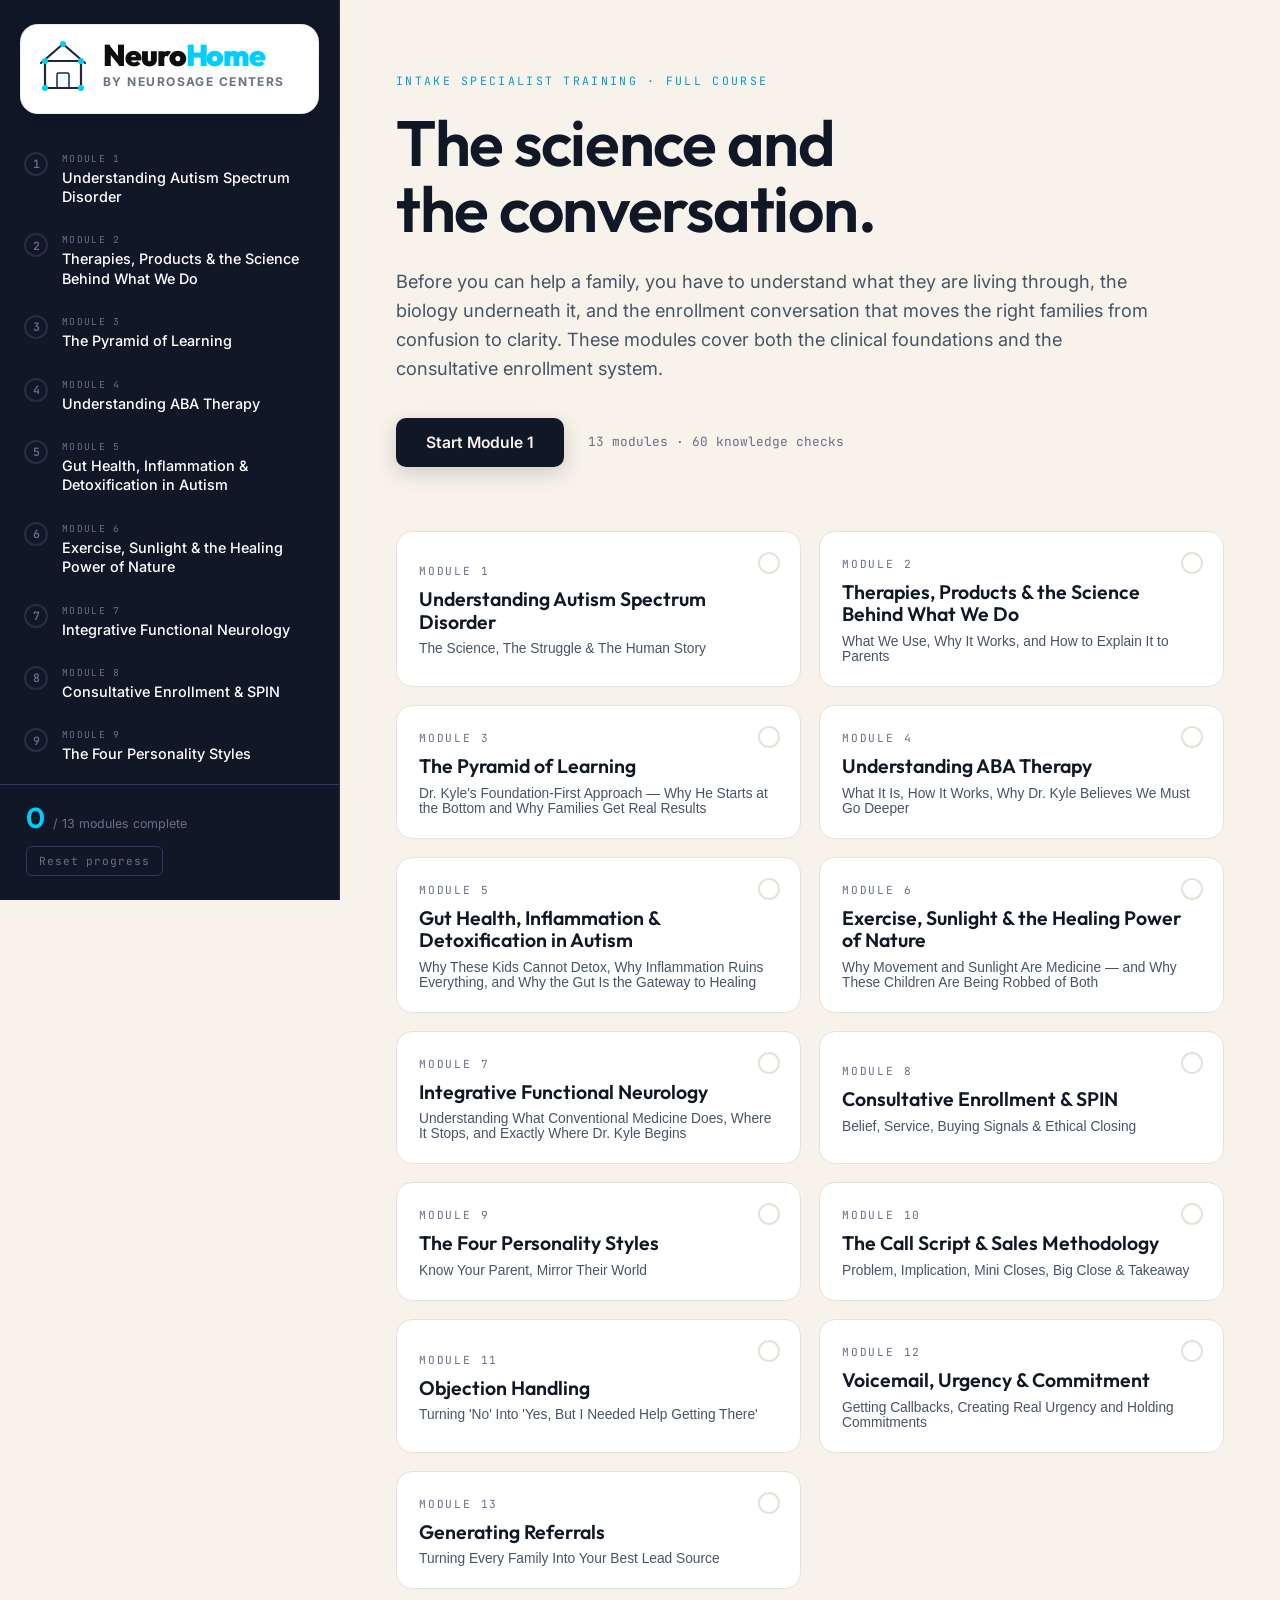
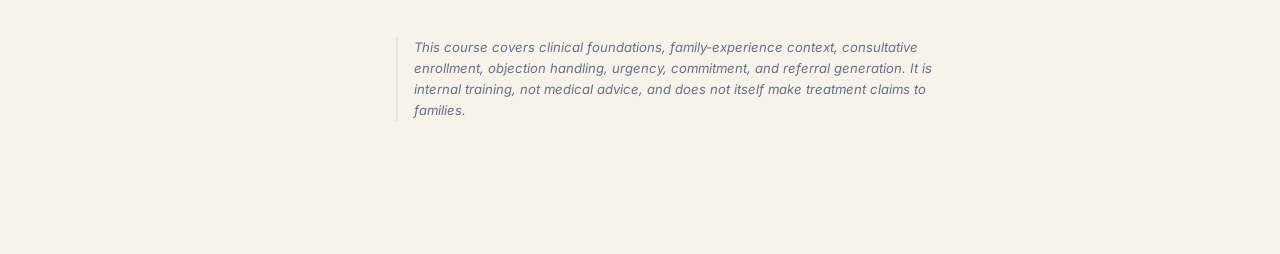
<file: index.html>
<!DOCTYPE html>
<html lang="en">
<head>
<meta charset="UTF-8">
<meta name="viewport" content="width=device-width, initial-scale=1.0">
<title>NeuroHome — Clinical & Enrollment Foundations Course</title>
<meta name="description" content="Clinical and enrollment training for the NeuroHome program: autism neuroscience, therapy modalities, family experience, and consultative enrollment.">
<link rel="icon" type="image/svg+xml" href="data:image/svg+xml,%3Csvg xmlns='http://www.w3.org/2000/svg' viewBox='0 0 52 52'%3E%3Crect x='8' y='22' width='36' height='27' rx='3' stroke='%231D2939' stroke-width='2.2' fill='white'/%3E%3Cpath d='M 4 24 L 26 5 L 48 24' stroke='%231D2939' stroke-width='2.2' fill='none' stroke-linecap='round' stroke-linejoin='round'/%3E%3Crect x='20' y='34' width='12' height='15' rx='1.5' stroke='%231D2939' stroke-width='1.5' fill='rgba(0,206,253,0.06)'/%3E%3Ccircle cx='8' cy='22' r='3' fill='%2300CEFD'/%3E%3Ccircle cx='44' cy='22' r='3' fill='%2300CEFD'/%3E%3Ccircle cx='8' cy='49' r='3' fill='%2300CEFD'/%3E%3Ccircle cx='44' cy='49' r='3' fill='%2300CEFD'/%3E%3Ccircle cx='26' cy='5' r='3' fill='%2300CEFD'/%3E%3C/svg%3E">
<link rel="preconnect" href="https://fonts.googleapis.com">
<link rel="preconnect" href="https://fonts.gstatic.com" crossorigin>
<link href="https://fonts.googleapis.com/css2?family=Outfit:wght@400;500;600;700;800;900&family=Inter:wght@400;500;600;700&family=JetBrains+Mono:wght@400;500;600&display=swap" rel="stylesheet">
<link rel="stylesheet" href="styles.css">
</head>
<body>
<a class="skip-link" href="#main">Skip to content</a>

<!-- Sidebar / learning pathway -->
<aside class="rail" id="rail" aria-label="Course modules">
  <div class="rail-head">
    <div class="brand brand-logo-card" aria-label="NeuroHome by NeuroSage Centers">
      <span class="neurohome-lockup" aria-hidden="true">
        <svg class="neurohome-lockup-icon" width="52" height="52" viewBox="0 0 52 52" fill="none" xmlns="http://www.w3.org/2000/svg">
          <rect x="8" y="22" width="36" height="27" rx="3" stroke="#1D2939" stroke-width="2.2" fill="none"/>
          <path d="M 4 24 L 26 5 L 48 24" stroke="#1D2939" stroke-width="2.2" fill="none" stroke-linecap="round" stroke-linejoin="round"/>
          <rect x="20" y="34" width="12" height="15" rx="1.5" stroke="#1D2939" stroke-width="1.5" fill="rgba(0,206,253,0.06)"/>
          <circle cx="8" cy="22" r="3" fill="#00CEFD"/>
          <circle cx="44" cy="22" r="3" fill="#00CEFD"/>
          <circle cx="8" cy="49" r="3" fill="#00CEFD"/>
          <circle cx="44" cy="49" r="3" fill="#00CEFD"/>
          <circle cx="26" cy="5" r="3" fill="#00CEFD"/>
        </svg>
        <span class="neurohome-lockup-text">
          <span class="neurohome-lockup-name">Neuro<span>Home</span></span>
          <span class="neurohome-lockup-sub">BY NEUROSAGE CENTERS</span>
        </span>
      </span>
    </div>
  </div>

  <nav class="pathway" id="pathway" aria-label="Modules">
    <!-- waveform spine + module links injected here -->
  </nav>

  <div class="rail-foot">
    <div class="progress-readout">
      <span class="progress-num" id="progressNum">0</span>
      <span class="progress-den">/ 13 modules complete</span>
    </div>
    <button class="reset-btn" id="resetBtn" type="button">Reset progress</button>
  </div>
</aside>

<button class="rail-toggle" id="railToggle" aria-label="Toggle module menu" aria-expanded="false">
  <span></span><span></span><span></span>
</button>

<!-- Main reading area -->
<main class="main" id="main" tabindex="-1">
  <!-- HOME / overview -->
  <section class="view view-home" id="view-home">
    <div class="home-hero">
      <p class="eyebrow">Intake specialist training · Full course</p>
      <h1 class="home-title">The science and<br>the conversation.</h1>
      <p class="home-lede">
        Before you can help a family, you have to understand what they are living through,
        the biology underneath it, and the enrollment conversation that moves the right families
        from confusion to clarity. These modules cover both the clinical foundations and the
        consultative enrollment system.
      </p>
      <div class="home-cta-row">
        <button class="btn-primary" id="startBtn" type="button">Start Module 1</button>
        <span class="home-meta"><span id="homeCount">13</span> modules · <span id="homeQCount">60</span> knowledge checks</span>
      </div>
    </div>

    <div class="module-grid" id="moduleGrid" aria-label="All modules"></div>

    <p class="home-note">
      This course covers clinical foundations, family-experience context, consultative enrollment, objection handling, urgency, commitment, and referral generation. It is internal training, not medical advice, and does not itself make treatment claims to families.
    </p>
  </section>

  <!-- MODULE reading view -->
  <section class="view view-module" id="view-module" hidden>
    <article class="reader" id="reader" aria-live="polite"></article>

    <!-- Knowledge check -->
    <section class="quiz" id="quiz" aria-label="Knowledge check"></section>

    <nav class="module-nav" id="moduleNav" aria-label="Module navigation"></nav>
  </section>
</main>

<script src="course-data.js"></script>
<script src="app.js"></script>
</body>
</html>
</file>
<file: styles.css>
/* ============================================================
   NeuroSage Hub — Clinical Foundations
   Design system: deep neural-slate ground, luminous teal signal,
   amber for knowledge checks. Outfit display / Inter body /
   JetBrains Mono for clinical labels + module numbering.
   ============================================================ */

:root{
  /* palette */
  --ground:      #101828;   /* NeuroHome dark navy */
  --ground-2:    #182230;   /* raised dark panel */
  --ground-3:    #243041;   /* hover / border-lift */
  --paper:       #F7F3EA;   /* warm app background */
  --paper-2:     #FFFFFF;
  --ink:         #101828;   /* app body text */
  --ink-soft:    #475467;
  --ink-faint:   #667085;
  --signal:      #00CEFD;   /* NeuroHome cyan */
  --signal-deep: #009ECC;
  --amber:       #F5A623;   /* app accent */
  --amber-deep:  #D98200;
  --coral:       #E8836B;
  --line:        #E7E2D8;
  --line-dark:   #2C3A5F;

  /* type */
  --display: "Outfit", system-ui, sans-serif;
  --body: "Inter", system-ui, sans-serif;
  --mono: "JetBrains Mono", ui-monospace, monospace;

  --rail-w: 340px;
  --read-max: 1040px;
}

*{ box-sizing:border-box; }
html{ scroll-behavior:smooth; }
@media (prefers-reduced-motion: reduce){
  html{ scroll-behavior:auto; }
  *,*::before,*::after{ animation-duration:.001ms!important; animation-iteration-count:1!important; transition-duration:.001ms!important; }
}

body{
  margin:0;
  font-family:var(--body);
  color:var(--ink);
  background:var(--paper);
  line-height:1.6;
  -webkit-font-smoothing:antialiased;
}

.skip-link{
  position:absolute; left:-999px; top:8px; z-index:1000;
  background:var(--signal); color:var(--ground); padding:10px 16px;
  border-radius:6px; font-weight:600; text-decoration:none;
}
.skip-link:focus{ left:8px; }

:focus-visible{ outline:3px solid var(--signal); outline-offset:2px; border-radius:4px; }

/* ============================================================
   SIDEBAR RAIL — the learning pathway
   ============================================================ */
.rail{
  position:fixed; inset:0 auto 0 0; width:var(--rail-w);
  background:var(--ground);
  color:var(--paper);
  display:flex; flex-direction:column;
  border-right:1px solid rgba(255,255,255,.08);
  z-index:50;
}
.rail-head{ padding:24px 20px 18px; }
.brand{ display:flex; align-items:center; gap:11px; }
.brand-logo-card{
  display:block;
  width:100%;
  background:#fff;
  border:1px solid rgba(16,24,40,.08);
  border-radius:18px;
  padding:14px 16px;
  box-shadow:0 12px 30px rgba(0,0,0,.16);
}
.neurohome-lockup{
  display:inline-flex;
  align-items:center;
  gap:14px;
  width:100%;
}
.neurohome-lockup-icon{
  flex:0 0 auto;
  width:52px;
  height:52px;
  display:block;
}
.neurohome-lockup-text{
  display:flex;
  flex-direction:column;
  justify-content:center;
  min-width:0;
}
.neurohome-lockup-name{
  font-family:"Outfit","Inter",system-ui,sans-serif;
  font-size:30px;
  font-weight:900;
  letter-spacing:-1.1px;
  line-height:.9;
  color:#0E0E0E;
  white-space:nowrap;
}
.neurohome-lockup-name span{ color:#00CEFD; }
.neurohome-lockup-sub{
  margin-top:7px;
  font-family:"Inter",system-ui,sans-serif;
  font-size:12px;
  font-weight:700;
  letter-spacing:.12em;
  color:#6B7280;
  line-height:1;
  white-space:nowrap;
}

/* pathway list with waveform spine */
.pathway{
  flex:1; overflow-y:auto; padding:6px 0 6px;
  position:relative;
}
.pathway::-webkit-scrollbar{ width:8px; }
.pathway::-webkit-scrollbar-thumb{ background:var(--ground-3); border-radius:8px; }

.path-item{
  position:relative; display:flex; align-items:flex-start; gap:14px;
  width:100%; text-align:left; background:none; border:0; cursor:pointer;
  padding:13px 26px 13px 24px; color:var(--paper);
  font-family:inherit; font-size:.9rem; line-height:1.35;
  transition:background .18s ease;
}
.path-item:hover{ background:var(--ground-2); }
.path-item.active{ background:var(--ground-2); }
.path-item.active::before{
  content:""; position:absolute; left:0; top:0; bottom:0; width:3px;
  background:var(--signal);
}

/* node marker on the spine */
.path-node{
  flex:0 0 auto; width:24px; height:24px; margin-top:1px;
  border-radius:50%; border:2px solid var(--ground-3);
  display:grid; place-items:center;
  font-family:var(--mono); font-size:.72rem; font-weight:600;
  color:var(--ink-faint); background:var(--ground);
  transition:border-color .2s, color .2s, background .2s;
}
.path-item.active .path-node{ border-color:var(--signal); color:var(--signal); }
.path-item.done .path-node{
  background:var(--signal); border-color:var(--signal); color:var(--ground);
}
.path-node svg{ width:13px; height:13px; }

.path-label{ flex:1; padding-top:2px; }
.path-label .pl-kicker{
  display:block; font-family:var(--mono); font-size:.6rem;
  letter-spacing:.14em; text-transform:uppercase; color:var(--ink-faint);
  margin-bottom:2px;
}
.path-item.active .pl-kicker{ color:var(--signal); }
.path-label .pl-title{ color:var(--paper-2); font-weight:500; }

.rail-foot{
  padding:18px 26px 24px; border-top:1px solid var(--line-dark);
}
.progress-readout{ display:flex; align-items:baseline; gap:8px; margin-bottom:12px; }
.progress-num{
  font-family:var(--display); font-size:1.8rem; font-weight:600; color:var(--signal);
  line-height:1;
}
.progress-den{ font-size:.78rem; color:var(--ink-faint); }
.reset-btn{
  background:none; border:1px solid var(--line-dark); color:var(--ink-faint);
  font-family:var(--mono); font-size:.7rem; letter-spacing:.08em;
  padding:7px 12px; border-radius:6px; cursor:pointer; transition:.18s;
}
.reset-btn:hover{ border-color:var(--coral); color:var(--coral); }

/* mobile rail toggle */
.rail-toggle{
  position:fixed; top:16px; right:16px; z-index:60;
  width:46px; height:46px; border-radius:12px; border:1px solid var(--line);
  background:var(--paper); cursor:pointer; display:none;
  flex-direction:column; align-items:center; justify-content:center; gap:5px;
  box-shadow:0 4px 18px rgba(16,24,40,.14);
}
.rail-toggle span{ width:20px; height:2px; background:var(--ink); border-radius:2px; transition:.2s; }

/* ============================================================
   MAIN
   ============================================================ */
.main{ margin-left:var(--rail-w); min-height:100vh; }
.view{ padding:72px 56px 120px; }

/* ---------- HOME ---------- */
.view-home{ max-width:1180px; }
.eyebrow{
  font-family:var(--mono); font-size:.72rem; letter-spacing:.2em;
  text-transform:uppercase; color:var(--signal-deep); margin:0 0 20px;
}
.home-title{
  font-family:var(--display); font-weight:600; font-size:clamp(2.4rem,5.2vw,4rem);
  line-height:1.02; letter-spacing:-.02em; margin:0 0 26px; color:var(--ink);
}
.home-lede{
  font-size:1.14rem; max-width:760px; color:var(--ink-soft); margin:0 0 34px;
}
.home-cta-row{ display:flex; align-items:center; gap:24px; flex-wrap:wrap; margin-bottom:64px; }
.btn-primary{
  background:var(--ground); color:var(--paper); border:0; cursor:pointer;
  font-family:var(--body); font-weight:600; font-size:.98rem;
  padding:15px 30px; border-radius:10px; transition:.2s;
  box-shadow:0 6px 20px rgba(16,24,40,.18);
}
.btn-primary:hover{ background:var(--signal-deep); transform:translateY(-1px); }
.home-meta{ font-family:var(--mono); font-size:.8rem; color:var(--ink-faint); }

.module-grid{
  display:grid; grid-template-columns:repeat(auto-fill,minmax(268px,1fr));
  gap:18px; margin-bottom:48px;
}
.mod-card{
  position:relative; text-align:left; cursor:pointer;
  background:#fff; border:1px solid var(--line); border-radius:16px;
  padding:24px 22px 22px; transition:.2s; overflow:hidden;
}
.mod-card:hover{ border-color:var(--signal); transform:translateY(-3px); box-shadow:0 14px 34px rgba(16,24,40,.10); }
.mod-card-num{
  font-family:var(--mono); font-size:.7rem; letter-spacing:.16em;
  color:var(--ink-faint); text-transform:uppercase;
}
.mod-card-title{
  font-family:var(--display); font-weight:600; font-size:1.22rem;
  line-height:1.16; margin:10px 0 8px; color:var(--ink);
}
.mod-card-sub{ font-size:.86rem; color:var(--ink-soft); margin:0; }
.mod-card-check{
  position:absolute; top:20px; right:20px; width:22px; height:22px;
  border-radius:50%; border:2px solid var(--line); display:grid; place-items:center;
}
.mod-card.done .mod-card-check{ background:var(--signal); border-color:var(--signal); }
.mod-card.done .mod-card-check svg{ width:12px; height:12px; color:var(--ground); }
.mod-card-check svg{ display:none; }
.mod-card.done .mod-card-check svg{ display:block; }

.home-note{
  font-size:.82rem; color:var(--ink-faint); max-width:560px;
  border-left:2px solid var(--line); padding-left:16px; font-style:italic;
}

/* ============================================================
   MODULE READER
   ============================================================ */
.view-module{ max-width:calc(var(--read-max) + 120px); }
.reader{ max-width:var(--read-max); background:#fff; border:1px solid var(--line); border-radius:18px; padding:44px 52px; box-shadow:0 14px 38px rgba(16,24,40,.08); }

.reader-eyebrow{
  font-family:var(--mono); font-size:.72rem; letter-spacing:.2em;
  text-transform:uppercase; color:var(--signal-deep); margin:0 0 16px;
}
.reader-title{
  font-family:var(--display); font-weight:600; font-size:clamp(2rem,4vw,2.9rem);
  line-height:1.06; letter-spacing:-.015em; margin:0 0 14px; color:var(--ink);
}
.reader-sub{
  font-size:1.06rem; color:var(--ink-soft); margin:0 0 8px;
  padding-bottom:30px; border-bottom:1px solid var(--line);
}

/* body content typography */
.reader h3{
  font-family:var(--display); font-weight:600; font-size:1.5rem;
  line-height:1.2; margin:52px 0 14px; color:var(--ink);
  letter-spacing:-.01em;
}
.reader h4{
  font-family:var(--body); font-weight:700; font-size:1.05rem;
  margin:34px 0 10px; color:var(--ground);
  letter-spacing:.005em;
}
.reader p{ margin:0 0 18px; font-size:1.06rem; color:var(--ink-soft); max-width:92ch; }
.reader strong{ color:var(--ink); font-weight:600; }
.reader ul,.reader ol{ margin:0 0 22px; padding-left:2px; }
.reader li{
  list-style:none; position:relative; padding-left:28px; margin-bottom:11px;
  font-size:1.01rem; color:var(--ink-soft);
}
.reader ul li::before{
  content:""; position:absolute; left:6px; top:10px; width:7px; height:7px;
  border-radius:50%; background:var(--signal);
}
.reader ol{ counter-reset:li; }
.reader ol li{ counter-increment:li; }
.reader ol li::before{
  content:counter(li); position:absolute; left:0; top:0;
  font-family:var(--mono); font-size:.74rem; font-weight:600;
  color:var(--signal-deep); background:var(--paper-2);
  width:20px; height:20px; border-radius:50%; display:grid; place-items:center;
}

/* callouts */
.callout{
  margin:26px 0; padding:20px 22px 20px 24px; border-radius:12px;
  position:relative; background:#fff; border:1px solid var(--line);
}
.callout-label{
  display:inline-block; font-family:var(--mono); font-size:.66rem;
  letter-spacing:.14em; text-transform:uppercase; font-weight:600;
  margin-bottom:8px;
}
.callout-body > *:last-child{ margin-bottom:0; }
.callout-body p{ font-size:.98rem; margin-bottom:12px; }
.callout-body li{ font-size:.95rem; }

.callout-analogy{ background:#F0FAF8; border-color:#BEE9E2; }
.callout-analogy .callout-label{ color:var(--signal-deep); }
.callout-analogy::before{ content:""; position:absolute; left:0; top:0; bottom:0; width:4px; background:var(--signal); border-radius:12px 0 0 12px; }

.callout-key{ background:#FBF4E6; border-color:#F0DCB0; }
.callout-key .callout-label{ color:var(--amber-deep); }
.callout-key::before{ content:""; position:absolute; left:0; top:0; bottom:0; width:4px; background:var(--amber); border-radius:12px 0 0 12px; }

.callout-research{ background:#F1F3FB; border-color:#CDD5EE; }
.callout-research .callout-label{ color:#4A5B8C; }
.callout-research::before{ content:""; position:absolute; left:0; top:0; bottom:0; width:4px; background:#7385C4; border-radius:12px 0 0 12px; }

.callout-warn{ background:#FCF0EC; border-color:#F3CFC3; }
.callout-warn .callout-label{ color:var(--coral); }
.callout-warn::before{ content:""; position:absolute; left:0; top:0; bottom:0; width:4px; background:var(--coral); border-radius:12px 0 0 12px; }

.callout-note{ background:#fff; }
.callout-note .callout-label{ color:var(--ink-faint); }

/* data tables */
.table-wrap{ margin:26px 0; overflow-x:auto; border:1px solid var(--line); border-radius:12px; }
.reader table{ border-collapse:collapse; width:100%; font-size:.92rem; }
.reader thead th{
  background:var(--ground); color:var(--paper); text-align:left;
  padding:12px 16px; font-family:var(--mono); font-weight:500;
  font-size:.76rem; letter-spacing:.05em; text-transform:uppercase;
}
.reader tbody td{ padding:12px 16px; border-top:1px solid var(--line); color:var(--ink-soft); vertical-align:top; }
.reader tbody tr:nth-child(even){ background:var(--paper); }

/* ============================================================
   QUIZ / KNOWLEDGE CHECK
   ============================================================ */
.quiz{
  max-width:var(--read-max); margin:64px 0 0;
  background:var(--ground); border-radius:20px; padding:40px 38px 34px;
  color:var(--paper);
}
.quiz-head{ display:flex; align-items:center; gap:12px; margin-bottom:6px; }
.quiz-eyebrow{
  font-family:var(--mono); font-size:.7rem; letter-spacing:.2em;
  text-transform:uppercase; color:var(--amber);
}
.quiz-title{
  font-family:var(--display); font-weight:600; font-size:1.7rem;
  margin:2px 0 4px; color:var(--paper);
}
.quiz-intro{ color:#AAB4CE; font-size:.92rem; margin:0 0 28px; }

.q{ margin-bottom:30px; padding-bottom:30px; border-bottom:1px solid var(--line-dark); }
.q:last-of-type{ border-bottom:0; margin-bottom:18px; }
.q-stem{ display:flex; gap:12px; margin-bottom:16px; }
.q-num{ font-family:var(--mono); font-size:.86rem; color:var(--amber); font-weight:600; flex:0 0 auto; padding-top:2px; }
.q-text{ font-weight:500; font-size:1.04rem; color:var(--paper); }

.opt{
  display:flex; gap:12px; width:100%; text-align:left; cursor:pointer;
  background:var(--ground-2); border:1px solid var(--line-dark); color:var(--paper-2);
  border-radius:10px; padding:13px 16px; margin-bottom:9px;
  font-family:inherit; font-size:.95rem; line-height:1.4; transition:.16s;
}
.opt:hover:not(:disabled){ border-color:var(--signal); background:var(--ground-3); }
.opt:disabled{ cursor:default; }
.opt-letter{
  flex:0 0 auto; width:24px; height:24px; border-radius:6px;
  background:var(--ground); display:grid; place-items:center;
  font-family:var(--mono); font-size:.8rem; font-weight:600; color:var(--ink-faint);
}
.opt.correct{ border-color:var(--signal); background:rgba(61,214,196,.12); }
.opt.correct .opt-letter{ background:var(--signal); color:var(--ground); }
.opt.wrong{ border-color:var(--coral); background:rgba(232,131,107,.10); }
.opt.wrong .opt-letter{ background:var(--coral); color:#fff; }

.q-feedback{
  font-size:.86rem; margin-top:10px; padding-left:36px;
  font-family:var(--mono); letter-spacing:.02em; display:none;
}
.q-feedback.show{ display:block; }
.q-feedback.ok{ color:var(--signal); }
.q-feedback.no{ color:var(--coral); }

.quiz-result{
  margin-top:24px; padding:22px 24px; border-radius:12px;
  background:var(--ground-2); border:1px solid var(--line-dark);
  display:none;
}
.quiz-result.show{ display:block; }
.quiz-result .qr-score{ font-family:var(--display); font-size:1.5rem; color:var(--signal); font-weight:600; }
.quiz-result .qr-msg{ font-size:.92rem; color:#AAB4CE; margin-top:4px; }

/* module footer nav */
.module-nav{
  max-width:var(--read-max); margin:44px 0 0;
  display:flex; justify-content:space-between; gap:16px;
}
.nav-btn{
  flex:1; text-align:left; background:#fff; border:1px solid var(--line);
  border-radius:12px; padding:16px 20px; cursor:pointer; transition:.18s;
  font-family:inherit; max-width:48%;
}
.nav-btn:hover{ border-color:var(--signal); transform:translateY(-2px); }
.nav-btn[disabled]{ opacity:.35; cursor:default; transform:none; }
.nav-btn.next{ text-align:right; }
.nav-dir{ font-family:var(--mono); font-size:.66rem; letter-spacing:.14em; text-transform:uppercase; color:var(--ink-faint); }
.nav-ttl{ font-family:var(--display); font-weight:600; font-size:1.02rem; color:var(--ink); margin-top:3px; }

/* ============================================================
   RESPONSIVE
   ============================================================ */
@media (max-width: 900px){
  :root{ --rail-w: 0px; }
  .rail{
    transform:translateX(-100%); transition:transform .28s ease; width:330px;
    box-shadow:0 0 40px rgba(0,0,0,.4);
  }
  .rail.open{ transform:translateX(0); }
  .rail-toggle{ display:flex; }
  .rail-toggle[aria-expanded="true"] span:nth-child(1){ transform:translateY(7px) rotate(45deg); }
  .rail-toggle[aria-expanded="true"] span:nth-child(2){ opacity:0; }
  .rail-toggle[aria-expanded="true"] span:nth-child(3){ transform:translateY(-7px) rotate(-45deg); }
  .main{ margin-left:0; }
  .view{ padding:64px 22px 90px; }
  .module-nav{ flex-direction:column; }
  .nav-btn{ max-width:100%; }
  .quiz{ padding:30px 22px 26px; }
  .reader{ padding:32px 22px; border-radius:16px; }
}

/* stacked content block (e.g. Pyramid layer cards) */
.stack-block{
  margin:26px 0; border:1px solid var(--line); border-radius:12px;
  overflow:hidden; background:#fff;
}
.stack-title{
  background:var(--ground); color:var(--paper);
  padding:14px 20px;
}
.stack-title p{
  margin:0; font-family:var(--mono); font-size:.8rem; letter-spacing:.05em;
  text-transform:uppercase; font-weight:500; color:var(--paper);
}
.stack-title strong{ color:var(--paper); font-weight:600; }
.stack-body{ padding:6px 20px 14px; }
.stack-body > *{ margin-top:16px; }
.stack-body p{ font-size:.98rem; }
.stack-body .callout{ margin:16px 0 4px; }

/* two parallel content columns */
.two-col{
  display:grid; grid-template-columns:1fr 1fr; gap:16px; margin:26px 0;
}
.two-col .tc{
  background:#fff; border:1px solid var(--line); border-radius:12px; padding:16px 18px;
}
.two-col .tc p:last-child{ margin-bottom:0; }
@media (max-width:640px){ .two-col{ grid-template-columns:1fr; } }

/* scroll reveal */
.reveal{ opacity:0; transform:translateY(14px); }
.reveal.in{ opacity:1; transform:none; transition:opacity .5s ease, transform .5s ease; }
</file>
